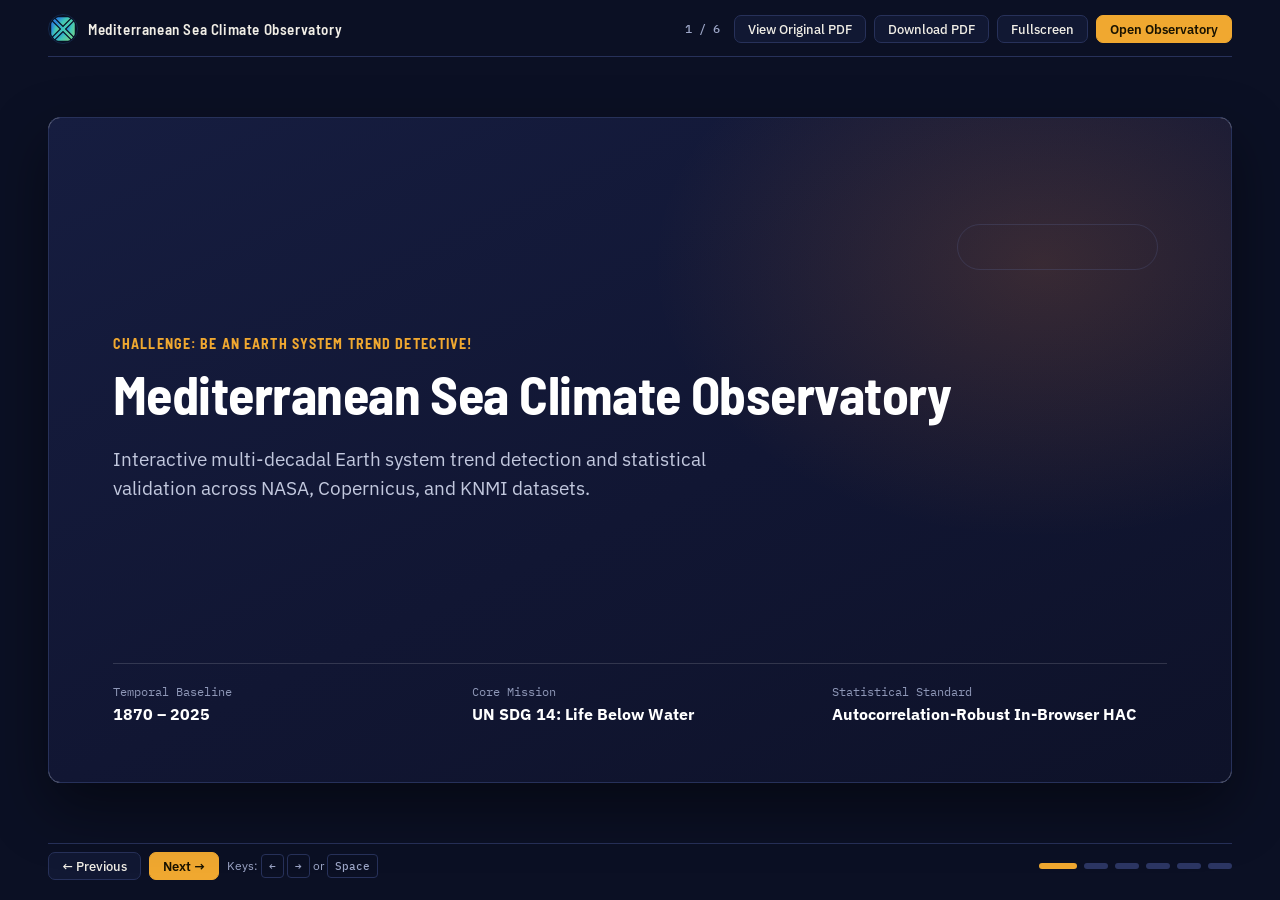
<file: presentation.html>
<!DOCTYPE html>
<html lang="en">
<head>
  <meta charset="utf-8">
  <meta name="viewport" content="width=device-width, initial-scale=1, viewport-fit=cover">
  <title>Mediterranean Sea Climate Observatory — Presentation</title>
  <link rel="icon" href="assets/solari-x-icon.svg" type="image/svg+xml">
  <link rel="preconnect" href="https://fonts.googleapis.com">
  <link rel="preconnect" href="https://fonts.gstatic.com" crossorigin>
  <link rel="stylesheet" href="https://fonts.googleapis.com/css2?family=Barlow+Semi+Condensed:wght@500;600;700&family=IBM+Plex+Mono:wght@400;500&family=IBM+Plex+Sans:wght@400;500;600;700&display=swap">
  <style>
    :root {
      --shell-bg: #0b1024;
      --shell-panel: #111833;
      --shell-line: #27315a;
      --navy: #131836;
      --navy-deep: #0f1430;
      --cream: #faf6ef;
      --sand: #f2ede2;
      --ink: #191c2b;
      --ink-2: #474c63;
      --ink-3: #6a708a;
      --card-line: #e6dfd3;
      --amber: #f0a830;
      --blue-bg: #e6eef8;
      --blue-fg: #2b73cf;
      --amber-bg: #faefd9;
      --amber-fg: #eb981e;
      --green-bg: #e3f5ec;
      --green-fg: #1d9a6c;
      --font-display: "Barlow Semi Condensed", "Arial Narrow", system-ui, sans-serif;
      --font-body: "IBM Plex Sans", system-ui, -apple-system, "Segoe UI", sans-serif;
      --font-mono: "IBM Plex Mono", ui-monospace, "SFMono-Regular", Menlo, monospace;
    }

    * { box-sizing: border-box; margin: 0; padding: 0; }

    body {
      min-height: 100vh;
      background: var(--shell-bg);
      color: #f1eee6;
      font-family: var(--font-body);
      line-height: 1.5;
      -webkit-font-smoothing: antialiased;
    }

    .deck-shell {
      min-height: 100vh;
      max-width: 1240px;
      margin-inline: auto;
      padding: 14px clamp(14px, 3vw, 28px) 20px;
      display: grid;
      grid-template-rows: auto 1fr auto;
      gap: 14px;
    }

    .deck-top {
      display: flex;
      align-items: center;
      justify-content: space-between;
      gap: 12px;
      flex-wrap: wrap;
      padding-bottom: 12px;
      border-bottom: 1px solid var(--shell-line);
    }

    .deck-brand {
      display: flex;
      align-items: center;
      gap: 10px;
      text-decoration: none;
      color: inherit;
    }

    .deck-brand img {
      width: 30px;
      height: 30px;
      border-radius: 6px;
      display: block;
    }

    .deck-brand span {
      font: 600 15px/1.1 var(--font-display);
      letter-spacing: 0.04em;
      color: #f1eee6;
    }

    .deck-controls {
      display: flex;
      align-items: center;
      gap: 8px;
      flex-wrap: wrap;
    }

    .btn {
      display: inline-flex;
      align-items: center;
      justify-content: center;
      gap: 6px;
      padding: 7px 13px;
      border-radius: 7px;
      border: 1px solid var(--shell-line);
      background: var(--shell-panel);
      color: #f1eee6;
      font: 500 12.5px/1 var(--font-body);
      text-decoration: none;
      cursor: pointer;
      transition: border-color 0.15s, background 0.15s;
    }

    .btn:hover { border-color: #4f5f9e; background: #19234a; }
    .btn.primary { background: var(--amber); color: #191300; border-color: var(--amber); font-weight: 600; }
    .btn.primary:hover { background: #f6b64c; border-color: #f6b64c; }
    .btn[aria-pressed="true"] { background: #223063; border-color: var(--amber); color: var(--amber); }

    .counter {
      font: 500 12px/1 var(--font-mono);
      color: #9da6c7;
      padding-inline: 6px;
    }

    .stage-wrap {
      display: grid;
      place-items: center;
      min-height: 0;
    }

    .slide-stage {
      width: 100%;
      aspect-ratio: 16 / 9;
      min-height: 520px;
      border-radius: 12px;
      overflow: hidden;
      border: 1px solid var(--shell-line);
      box-shadow: 0 24px 60px rgba(0, 0, 0, 0.45);
      position: relative;
      background: var(--cream);
    }

    .slide {
      display: none;
      width: 100%;
      height: 100%;
      padding: clamp(28px, 4.5vw, 58px) clamp(28px, 5vw, 68px);
      flex-direction: column;
      justify-content: space-between;
      position: relative;
      overflow: hidden;
    }

    .slide.active { display: flex; }

    /* Dark navy cover & closing slides matching presentation.pdf */
    .slide-dark {
      background:
        radial-gradient(540px 380px at 84% 22%, rgba(235, 130, 52, 0.18), transparent 72%),
        linear-gradient(155deg, #161d40 0%, #111633 55%, #0e1229 100%);
      color: #f6f7fb;
    }

    .slide-dark-center {
      background:
        radial-gradient(540px 380px at 50% 42%, rgba(235, 130, 52, 0.16), transparent 72%),
        linear-gradient(160deg, #161d40 0%, #111633 55%, #0e1229 100%);
      color: #f6f7fb;
      justify-content: center;
      align-items: center;
      text-align: center;
      gap: 20px;
    }

    /* Warm cream interior slides matching presentation.pdf */
    .slide-light {
      background: var(--cream);
      color: var(--ink);
    }

    .eyebrow-amber {
      font: 700 clamp(12px, 1.1vw, 14px)/1.2 var(--font-display);
      letter-spacing: 0.08em;
      text-transform: uppercase;
      color: var(--amber);
    }

    .eyebrow-dark {
      font: 700 clamp(11px, 1vw, 13px)/1.2 var(--font-display);
      letter-spacing: 0.07em;
      text-transform: uppercase;
      color: var(--navy);
    }

    .cover-title {
      font: 700 clamp(32px, 4.2vw, 56px)/1.05 var(--font-display);
      letter-spacing: -0.01em;
      color: #ffffff;
      margin-top: 14px;
    }

    .cover-sub {
      font-size: clamp(15px, 1.5vw, 20px);
      line-height: 1.5;
      color: #c2c8de;
      max-width: 58ch;
      margin-top: 22px;
    }

    .cover-pill-ghost {
      position: absolute;
      top: 16%;
      right: 6.2%;
      width: 17%;
      height: 46px;
      border-radius: 999px;
      border: 1px solid rgba(114, 136, 200, 0.18);
      pointer-events: none;
    }

    .cover-meta {
      border-top: 1px solid rgba(255, 255, 255, 0.14);
      padding-top: 20px;
      display: grid;
      grid-template-columns: repeat(3, minmax(0, 1fr));
      gap: 24px;
    }

    .cover-meta span {
      display: block;
      font: 400 12px/1.3 var(--font-mono);
      color: #8f98b8;
      margin-bottom: 5px;
    }

    .cover-meta strong {
      display: block;
      font: 700 clamp(14px, 1.25vw, 17px)/1.25 var(--font-body);
      color: #ffffff;
    }

    .slide-title {
      font: 700 clamp(26px, 3vw, 38px)/1.1 var(--font-display);
      color: var(--ink);
      margin-top: 6px;
    }

    .rule-bottom {
      border-top: 1px solid var(--card-line);
      padding-top: 12px;
      font: 400 12.5px/1.4 var(--font-body);
      color: var(--ink-3);
      min-height: 20px;
    }

    /* Cards matching PDF aesthetic */
    .cards-3 {
      display: grid;
      grid-template-columns: repeat(3, minmax(0, 1fr));
      gap: 22px;
      margin-block: auto;
    }

    .cards-2x2 {
      display: grid;
      grid-template-columns: repeat(2, minmax(0, 1fr));
      gap: 16px;
    }

    .card-white {
      background: #ffffff;
      border: 1px solid var(--card-line);
      border-radius: 10px;
      padding: clamp(18px, 2.2vw, 28px);
      display: flex;
      flex-direction: column;
      gap: 12px;
      box-shadow: 0 2px 8px rgba(25, 28, 43, 0.03);
    }

    .icon-box {
      width: 34px;
      height: 34px;
      border-radius: 7px;
      display: grid;
      place-items: center;
      margin-bottom: 4px;
    }

    .icon-blue { background: var(--blue-bg); color: var(--blue-fg); }
    .icon-amber { background: var(--amber-bg); color: var(--amber-fg); }
    .icon-green { background: var(--green-bg); color: var(--green-fg); }

    .card-white h3 {
      font: 700 clamp(16px, 1.45vw, 20px)/1.25 var(--font-body);
      color: var(--ink);
    }

    .card-white p {
      font-size: clamp(13.5px, 1.15vw, 15.5px);
      line-height: 1.55;
      color: var(--ink-2);
    }

    .num-head {
      display: flex;
      align-items: center;
      gap: 10px;
    }

    .num-badge {
      font: 700 12px/1 var(--font-mono);
      color: var(--ink);
      background: var(--sand);
      border: 1px solid var(--card-line);
      border-radius: 5px;
      padding: 5px 8px;
      flex: 0 0 auto;
    }

    .engine-banner {
      background: var(--sand);
      border: 1px solid var(--card-line);
      border-radius: 8px;
      padding: 13px 20px;
      display: flex;
      align-items: center;
      justify-content: space-between;
      gap: 16px;
      flex-wrap: wrap;
    }

    .engine-banner code {
      font: 400 clamp(12px, 1vw, 13.5px)/1.4 var(--font-mono);
      color: var(--ink-2);
    }

    .engine-banner strong {
      font: 700 13.5px/1 var(--font-body);
      color: var(--ink);
    }

    .split-4 {
      display: grid;
      grid-template-columns: 1.15fr 0.85fr;
      gap: 22px;
      margin-block: auto;
      align-items: stretch;
    }

    .stack-2 {
      display: grid;
      grid-template-rows: 1fr 1fr;
      gap: 18px;
    }

    .card-kicker {
      font: 700 11.5px/1 var(--font-mono);
      letter-spacing: 0.05em;
      text-transform: uppercase;
      color: var(--navy);
    }

    .eval-list {
      list-style: none;
      display: grid;
      gap: 13px;
      margin-top: 4px;
    }

    .eval-list li {
      font-size: clamp(13.5px, 1.15vw, 15.5px);
      line-height: 1.45;
      color: var(--ink);
      font-weight: 700;
    }

    .pill-note {
      margin-top: auto;
      background: var(--sand);
      border-radius: 6px;
      padding: 10px 14px;
      font: 400 12.5px/1.4 var(--font-mono);
      color: var(--ink-2);
    }

    .inline-head {
      display: flex;
      align-items: center;
      gap: 9px;
    }

    .split-5 {
      display: grid;
      grid-template-columns: 1fr 1fr;
      gap: 24px;
      margin-block: auto;
    }

    .subtle-kicker {
      font: 700 12.5px/1.2 var(--font-body);
      color: var(--navy);
    }

    .callout-amber {
      background: var(--sand);
      border-left: 3px solid var(--amber-fg);
      border-radius: 0 6px 6px 0;
      padding: 14px 16px;
      font: 400 clamp(12.5px, 1.05vw, 13.5px)/1.55 var(--font-mono);
      color: var(--ink);
      margin-top: 6px;
    }

    .guard-list {
      list-style: none;
      display: grid;
      gap: 14px;
      margin-top: 4px;
    }

    .guard-list li {
      display: grid;
      grid-template-columns: 22px 1fr;
      gap: 10px;
      align-items: start;
      font-size: clamp(13.5px, 1.12vw, 15px);
      line-height: 1.48;
      color: var(--ink-2);
    }

    .thanks-title {
      font: 700 clamp(36px, 4.4vw, 56px)/1.05 var(--font-display);
      color: #ffffff;
    }

    .thanks-sub {
      font-size: clamp(15px, 1.4vw, 19px);
      line-height: 1.55;
      color: #c2c8de;
      max-width: 52ch;
    }

    .thanks-rule {
      width: min(420px, 50%);
      height: 1px;
      background: rgba(255, 255, 255, 0.16);
      margin-top: 26px;
    }

    /* Embedded PDF viewer panel */
    .pdf-frame {
      display: none;
      width: 100%;
      height: 100%;
      border: 0;
      background: #1b2242;
    }

    .slide-stage.pdf-mode .slide { display: none !important; }
    .slide-stage.pdf-mode .pdf-frame { display: block; }

    .deck-foot {
      display: flex;
      align-items: center;
      justify-content: space-between;
      gap: 12px;
      flex-wrap: wrap;
      padding-top: 8px;
      border-top: 1px solid var(--shell-line);
    }

    .dots { display: flex; gap: 7px; align-items: center; }

    .dot {
      width: 24px;
      height: 6px;
      border-radius: 999px;
      border: 0;
      background: #2c3663;
      cursor: pointer;
      transition: background 0.15s, width 0.15s;
    }

    .dot.active { width: 38px; background: var(--amber); }

    .kbd {
      font: 500 11px/1 var(--font-mono);
      padding: 4px 7px;
      border: 1px solid var(--shell-line);
      border-radius: 4px;
      color: #9da6c7;
    }

    @media (max-width: 900px) {
      .slide-stage { aspect-ratio: auto; min-height: 0; }
      .slide { height: auto; min-height: 460px; gap: 22px; }
      .cards-3, .cards-2x2, .split-4, .split-5, .cover-meta { grid-template-columns: 1fr; }
      .stack-2 { grid-template-rows: auto; }
      .cover-pill-ghost { display: none; }
    }
  </style>
</head>
<body>
  <div class="deck-shell">
    <header class="deck-top">
      <a class="deck-brand" href="index.html" title="Return to Mediterranean Sea Climate Observatory">
        <img src="assets/solari-x-icon.svg" alt="Solari-X emblem">
        <span>Mediterranean Sea Climate Observatory</span>
      </a>
      <div class="deck-controls">
        <span class="counter" id="slide-counter">1 / 6</span>
        <button class="btn" id="btn-pdf" type="button" aria-pressed="false">View Original PDF</button>
        <a class="btn" href="presentation.pdf" download>Download PDF</a>
        <button class="btn" id="btn-fs" type="button">Fullscreen</button>
        <a class="btn primary" href="index.html">Open Observatory</a>
      </div>
    </header>

    <main class="stage-wrap">
      <div class="slide-stage" id="slide-stage" aria-live="polite">
        <!-- Slide 1: Cover -->
        <section class="slide slide-dark active" data-slide="1">
          <div class="cover-pill-ghost" aria-hidden="true"></div>
          <div style="margin-block:auto">
            <p class="eyebrow-amber">Challenge: Be An Earth System Trend Detective!</p>
            <h1 class="cover-title">Mediterranean Sea Climate Observatory</h1>
            <p class="cover-sub">Interactive multi-decadal Earth system trend detection and statistical validation across NASA, Copernicus, and KNMI datasets.</p>
          </div>
          <div class="cover-meta">
            <div>
              <span>Temporal Baseline</span>
              <strong>1870 – 2025</strong>
            </div>
            <div>
              <span>Core Mission</span>
              <strong>UN SDG 14: Life Below Water</strong>
            </div>
            <div>
              <span>Statistical Standard</span>
              <strong>Autocorrelation-Robust In-Browser HAC</strong>
            </div>
          </div>
        </section>

        <!-- Slide 2: Executive Summary -->
        <section class="slide slide-light" data-slide="2">
          <div>
            <p class="eyebrow-dark">Executive Summary</p>
            <h2 class="slide-title">Investigating Mediterranean Climate Signals</h2>
          </div>
          <div class="cards-3">
            <article class="card-white">
              <div class="icon-box icon-blue" aria-hidden="true">
                <svg width="18" height="18" viewBox="0 0 24 24" fill="currentColor"><path d="M21 5l-3.5 3.5-2-2L19 3l2 2zm-6.4 6.4l-2-2 2.8-2.8 2 2-2.8 2.8zM5 21l-2-2 3.5-3.5 2 2L5 21zm7.7-4.7l-5-5 1.4-1.4 5 5-1.4 1.4zM9.6 7.4L7 4.8 4.8 7l2.6 2.6-1.4 1.4L2.4 7.4 7 2.8l3.6 3.6-1 1zm7 7l3.6 3.6-4.6 4.6-3.6-3.6 1.4-1.4 2.2 2.2 2.2-2.2-2.2-2.2 1-1z"/></svg>
              </div>
              <h3>9 Earth System Records</h3>
              <p>Harmonizes SST, sea-level anomaly, OHC, salinity, chlorophyll-a, and coastal rain.</p>
            </article>
            <article class="card-white">
              <div class="icon-box icon-amber" aria-hidden="true">
                <svg width="18" height="18" viewBox="0 0 24 24" fill="currentColor"><path d="M5 3h14a2 2 0 0 1 2 2v14a2 2 0 0 1-2 2H5a2 2 0 0 1-2-2V5a2 2 0 0 1 2-2zm2 3v3h10V6H7zm0 5v2h2v-2H7zm4 0v2h2v-2h-2zm4 0v2h2v-2h-2zm-8 4v2h2v-2H7zm4 0v2h2v-2h-2zm4 0v2h2v-2h-2z"/></svg>
              </div>
              <h3>Live Statistical Engine</h3>
              <p>Client-side testing across parametric and non-parametric algorithms in real time.</p>
            </article>
            <article class="card-white">
              <div class="icon-box icon-green" aria-hidden="true">
                <svg width="18" height="18" viewBox="0 0 24 24" fill="currentColor"><path d="M12 2L4 5v6.09c0 5.05 3.41 9.76 8 10.91 4.59-1.15 8-5.86 8-10.91V5l-8-3zm-1 14l-3.5-3.5 1.41-1.41L11 13.17l4.59-4.59L17 10l-6 6z"/></svg>
              </div>
              <h3>Scientific Guardrails</h3>
              <p>Strict spatial and proxy guardrails distinguishing true signals from local noise.</p>
            </article>
          </div>
          <div class="rule-bottom"></div>
        </section>

        <!-- Slide 3: Architecture & Features -->
        <section class="slide slide-light" data-slide="3">
          <div>
            <p class="eyebrow-dark">Architecture &amp; Features</p>
            <h2 class="slide-title">What It Does &amp; How It Works</h2>
          </div>
          <div style="display:grid; gap:14px; margin-block:auto">
            <div class="cards-2x2">
              <article class="card-white" style="padding:18px 22px; gap:8px">
                <div class="num-head">
                  <span class="num-badge">01</span>
                  <h3>Normalized Overview</h3>
                </div>
                <p>Dimensionless z-score projections align physical units onto unified timelines.</p>
              </article>
              <article class="card-white" style="padding:18px 22px; gap:8px">
                <div class="num-head">
                  <span class="num-badge">02</span>
                  <h3>Data Detective Workbench</h3>
                </div>
                <p>6-step workbench with dynamic time expansion showing sample-size power.</p>
              </article>
              <article class="card-white" style="padding:18px 22px; gap:8px">
                <div class="num-head">
                  <span class="num-badge">03</span>
                  <h3>Coastal Rain Compare</h3>
                </div>
                <p>NASA GPM IMERG annual totals across Alexandria, Athens, and Barcelona.</p>
              </article>
              <article class="card-white" style="padding:18px 22px; gap:8px">
                <div class="num-head">
                  <span class="num-badge">04</span>
                  <h3>Seasonality &amp; Blooms</h3>
                </div>
                <p>Winter phytoplankton bloom contrasts against summer stratification deserts.</p>
              </article>
            </div>
            <div class="engine-banner">
              <code>Core Engine: Browser-native Stats &amp; Adv JS modules executing live regressions</code>
              <strong>Zero Server Roundtrips</strong>
            </div>
          </div>
          <div class="rule-bottom">SVG Regional Map: KNMI Bounding Box vs. Copernicus Sea Mask &amp; NASA 0.1° Cells</div>
        </section>

        <!-- Slide 4: Methodology & Impact -->
        <section class="slide slide-light" data-slide="4">
          <div>
            <p class="eyebrow-dark">Methodology &amp; Impact</p>
            <h2 class="slide-title">Benefits &amp; Intended Impact</h2>
          </div>
          <div class="split-4">
            <article class="card-white">
              <span class="card-kicker">Beyond Naive OLS</span>
              <h3 style="font-size:clamp(19px, 1.75vw, 23px)">Concurrent 4-Test Evaluation</h3>
              <ul class="eval-list">
                <li>OLS Regression: Establishes standard linear baseline slope.</li>
                <li>Newey–West (HAC): Corrects for autocorrelation and persistence.</li>
                <li>Theil–Sen Estimator: Median slope resisting outlier storms.</li>
                <li>Hamed–Rao Test: Variance-corrected non-parametric trend test.</li>
              </ul>
              <div class="pill-note">+ Pettitt change-points, hinge regression, and sliding windows</div>
            </article>
            <div class="stack-2">
              <article class="card-white" style="justify-content:center">
                <div class="inline-head">
                  <svg width="20" height="20" viewBox="0 0 24 24" fill="none" stroke="#2b73cf" stroke-width="2.2" stroke-linecap="round" aria-hidden="true"><path d="M2 7c2 0 2 2 4 2s2-2 4-2 2 2 4 2 2-2 4-2 2 2 4 2"/><path d="M2 12c2 0 2 2 4 2s2-2 4-2 2 2 4 2 2-2 4-2 2 2 4 2"/><path d="M2 17c2 0 2 2 4 2s2-2 4-2 2 2 4 2 2-2 4-2 2 2 4 2"/></svg>
                  <h3>SDG 14: Life Below Water</h3>
                </div>
                <p>Supplies defensible marine monitoring metrics for coastal decision-makers.</p>
              </article>
              <article class="card-white" style="justify-content:center">
                <div class="inline-head">
                  <svg width="20" height="20" viewBox="0 0 24 24" fill="#1d9a6c" aria-hidden="true"><path d="M12 3L1 9l11 6 9-4.91V17h2V9L12 3zm-6.82 9.48L3 11.29V15.5C3 17.99 7.03 20 12 20s9-2.01 9-4.5v-4.21l-9 4.91-6.82-3.72z"/></svg>
                  <h3>Scientific Literacy</h3>
                </div>
                <p>Demonstrates how cherry-picked dates generate spurious climate conclusions.</p>
              </article>
            </div>
          </div>
          <div class="rule-bottom"></div>
        </section>

        <!-- Slide 5: Pedagogy & Guardrails -->
        <section class="slide slide-light" data-slide="5">
          <div>
            <p class="eyebrow-dark">Pedagogy &amp; Guardrails</p>
            <h2 class="slide-title">Creativity &amp; Factors Considered</h2>
          </div>
          <div class="split-5">
            <article class="card-white">
              <span class="subtle-kicker">Interactive Experience</span>
              <h3 style="font-size:clamp(20px, 1.9vw, 26px)">"Watch the Trend Appear"</h3>
              <p>Dynamic simulation expanding windows year-by-year across historical series.</p>
              <div class="callout-amber">SST 1982–1998 appears statistically flat before emerging as an undeniable warming signal over longer spans.</div>
            </article>
            <article class="card-white">
              <span class="subtle-kicker">Methodological Integrity</span>
              <h3 style="font-size:clamp(20px, 1.9vw, 26px)">Scientific Guardrails Module</h3>
              <ul class="guard-list">
                <li>
                  <svg width="18" height="18" viewBox="0 0 24 24" fill="#d98a18" aria-hidden="true"><path d="M1 21h22L12 2 1 21zm12-3h-2v-2h2v2zm0-4h-2v-4h2v4z"/></svg>
                  <span>0.1° coastal cells cannot explain open-sea chlorophyll without watershed models.</span>
                </li>
                <li>
                  <svg width="18" height="18" viewBox="0 0 24 24" fill="none" stroke="#2b73cf" stroke-width="2" stroke-linejoin="round" aria-hidden="true"><polygon points="3 6 9 3 15 6 21 3 21 18 15 21 9 18 3 21"/><line x1="9" y1="3" x2="9" y2="18"/><line x1="15" y1="6" x2="15" y2="21"/></svg>
                  <span>KNMI bounding box includes marginal seas unlike strict Copernicus masks.</span>
                </li>
                <li>
                  <svg width="18" height="18" viewBox="0 0 24 24" fill="#1d9a6c" aria-hidden="true"><path d="M12 5C6.5 5 2 9.5 1 12c1 2.5 5.5 7 11 7s10-4.5 11-7c-1-2.5-5.5-7-11-7zm0 11a4 4 0 1 1 0-8 4 4 0 0 1 0 8zm0-6a2 2 0 1 0 .001 4.001A2 2 0 0 0 12 10z"/></svg>
                  <span>Surface chlorophyll is an optical pigment proxy, not a direct fish census.</span>
                </li>
              </ul>
            </article>
          </div>
          <div class="rule-bottom"></div>
        </section>

        <!-- Slide 6: Thank You -->
        <section class="slide slide-dark-center" data-slide="6">
          <h2 class="thanks-title">Thank You</h2>
          <p class="thanks-sub">Empowering researchers, educators, and coastal planners to detect true climate signals from noise.</p>
          <div class="thanks-rule" aria-hidden="true"></div>
        </section>

        <iframe class="pdf-frame" id="pdf-frame" src="presentation.pdf" title="Mediterranean Sea Climate Observatory PDF Presentation"></iframe>
      </div>
    </main>

    <footer class="deck-foot">
      <div class="deck-controls">
        <button class="btn" id="btn-prev" type="button">← Previous</button>
        <button class="btn primary" id="btn-next" type="button">Next →</button>
        <span style="font-size:12px; color:#9da6c7">Keys: <span class="kbd">←</span> <span class="kbd">→</span> or <span class="kbd">Space</span></span>
      </div>
      <div class="dots" id="deck-dots" aria-label="Slide pagination"></div>
    </footer>
  </div>

  <script>
    (function () {
      var stage = document.getElementById("slide-stage");
      var slides = Array.prototype.slice.call(document.querySelectorAll(".slide"));
      var dotsEl = document.getElementById("deck-dots");
      var counterEl = document.getElementById("slide-counter");
      var btnPdf = document.getElementById("btn-pdf");
      var idx = 0;

      dotsEl.innerHTML = slides.map(function (_, i) {
        return '<button class="dot' + (i === 0 ? " active" : "") + '" data-i="' + i + '" aria-label="Go to slide ' + (i + 1) + '"></button>';
      }).join("");

      function setPdfMode(on) {
        stage.classList.toggle("pdf-mode", on);
        btnPdf.setAttribute("aria-pressed", on ? "true" : "false");
        btnPdf.textContent = on ? "Back to Slides" : "View Original PDF";
      }

      function show(n) {
        setPdfMode(false);
        idx = Math.max(0, Math.min(slides.length - 1, n));
        slides.forEach(function (s, i) { s.classList.toggle("active", i === idx); });
        Array.prototype.forEach.call(dotsEl.children, function (d, i) { d.classList.toggle("active", i === idx); });
        counterEl.textContent = (idx + 1) + " / " + slides.length;
      }

      btnPdf.addEventListener("click", function () {
        setPdfMode(!stage.classList.contains("pdf-mode"));
      });

      document.getElementById("btn-prev").addEventListener("click", function () { show(idx - 1); });
      document.getElementById("btn-next").addEventListener("click", function () { show(idx + 1); });
      dotsEl.addEventListener("click", function (e) {
        var b = e.target.closest("[data-i]");
        if (b) show(+b.getAttribute("data-i"));
      });

      document.getElementById("btn-fs").addEventListener("click", function () {
        if (!document.fullscreenElement) {
          stage.requestFullscreen && stage.requestFullscreen();
        } else {
          document.exitFullscreen && document.exitFullscreen();
        }
      });

      document.addEventListener("keydown", function (e) {
        if (e.key === "ArrowRight" || e.key === " " || e.key === "PageDown") {
          e.preventDefault();
          show(idx + 1);
        } else if (e.key === "ArrowLeft" || e.key === "PageUp") {
          e.preventDefault();
          show(idx - 1);
        } else if (e.key === "Home") {
          show(0);
        } else if (e.key === "End") {
          show(slides.length - 1);
        }
      });
    })();
  </script>
</body>
</html>
</file>
